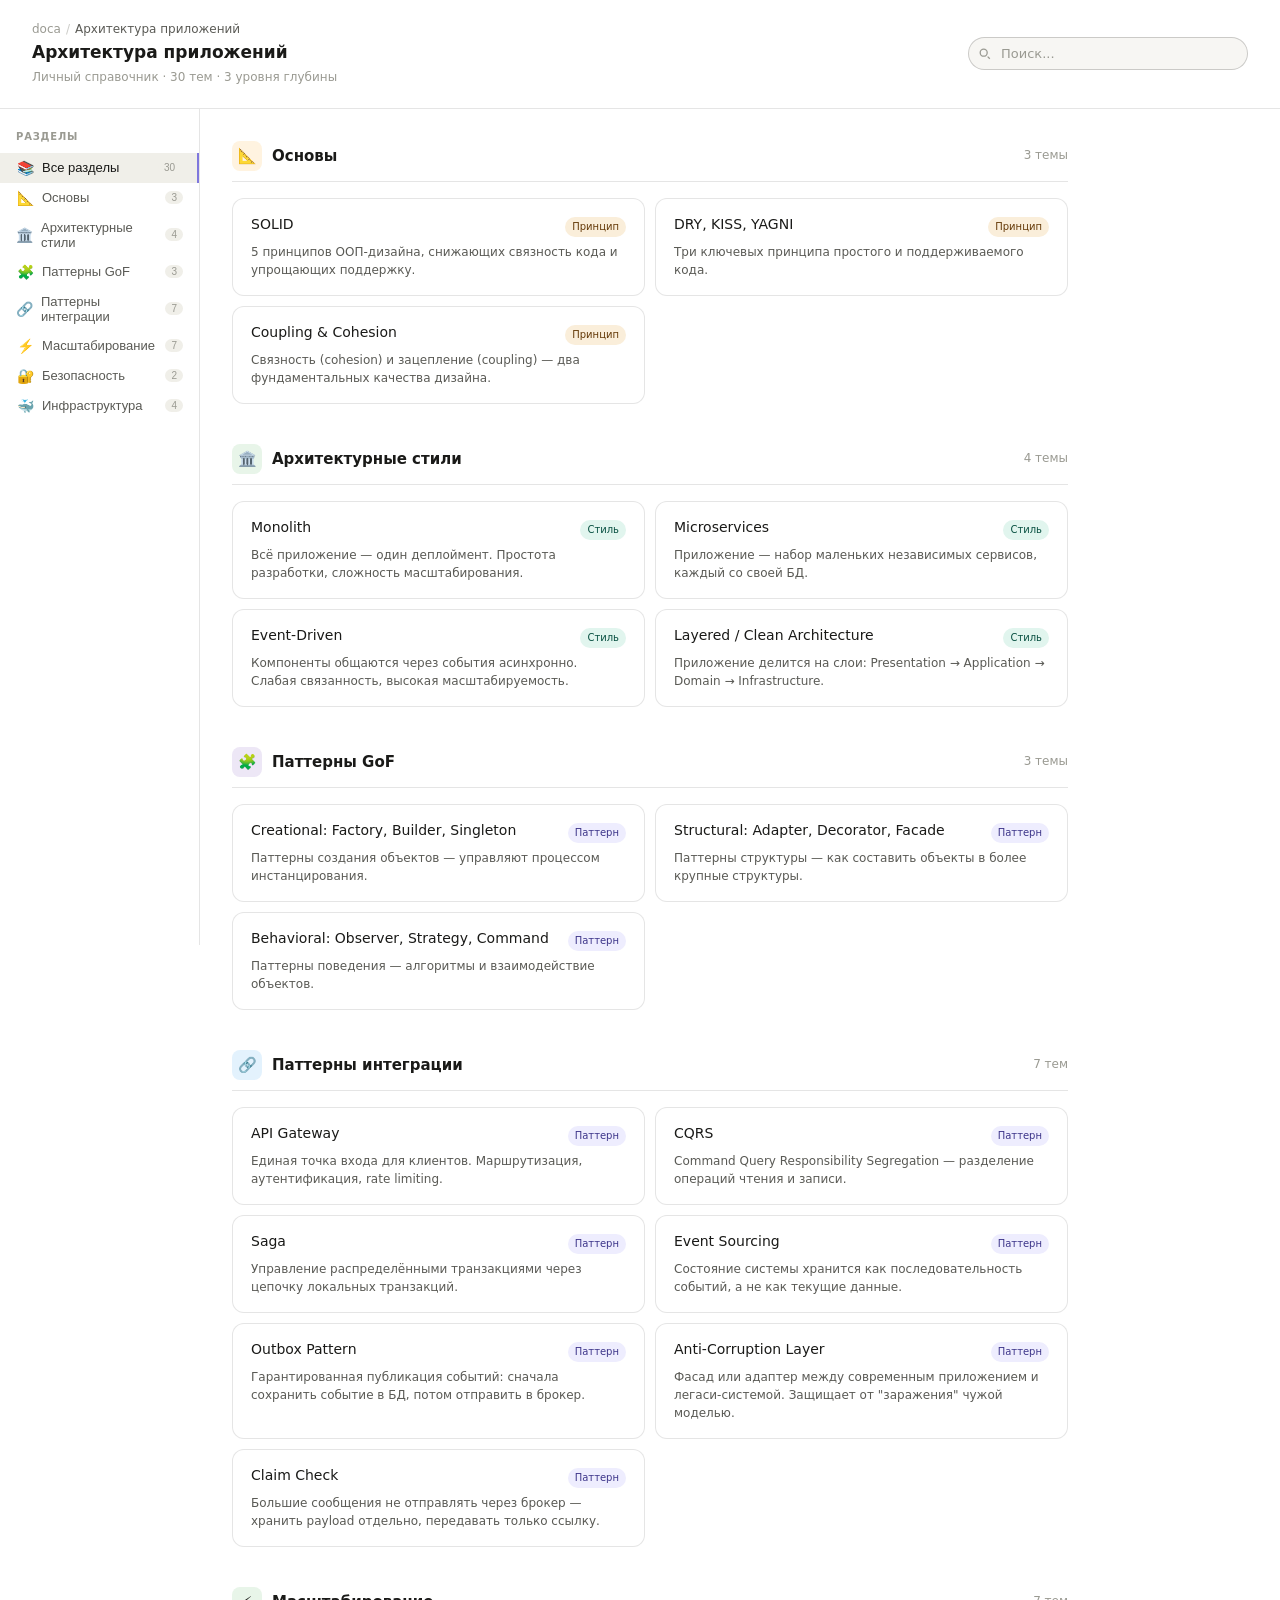
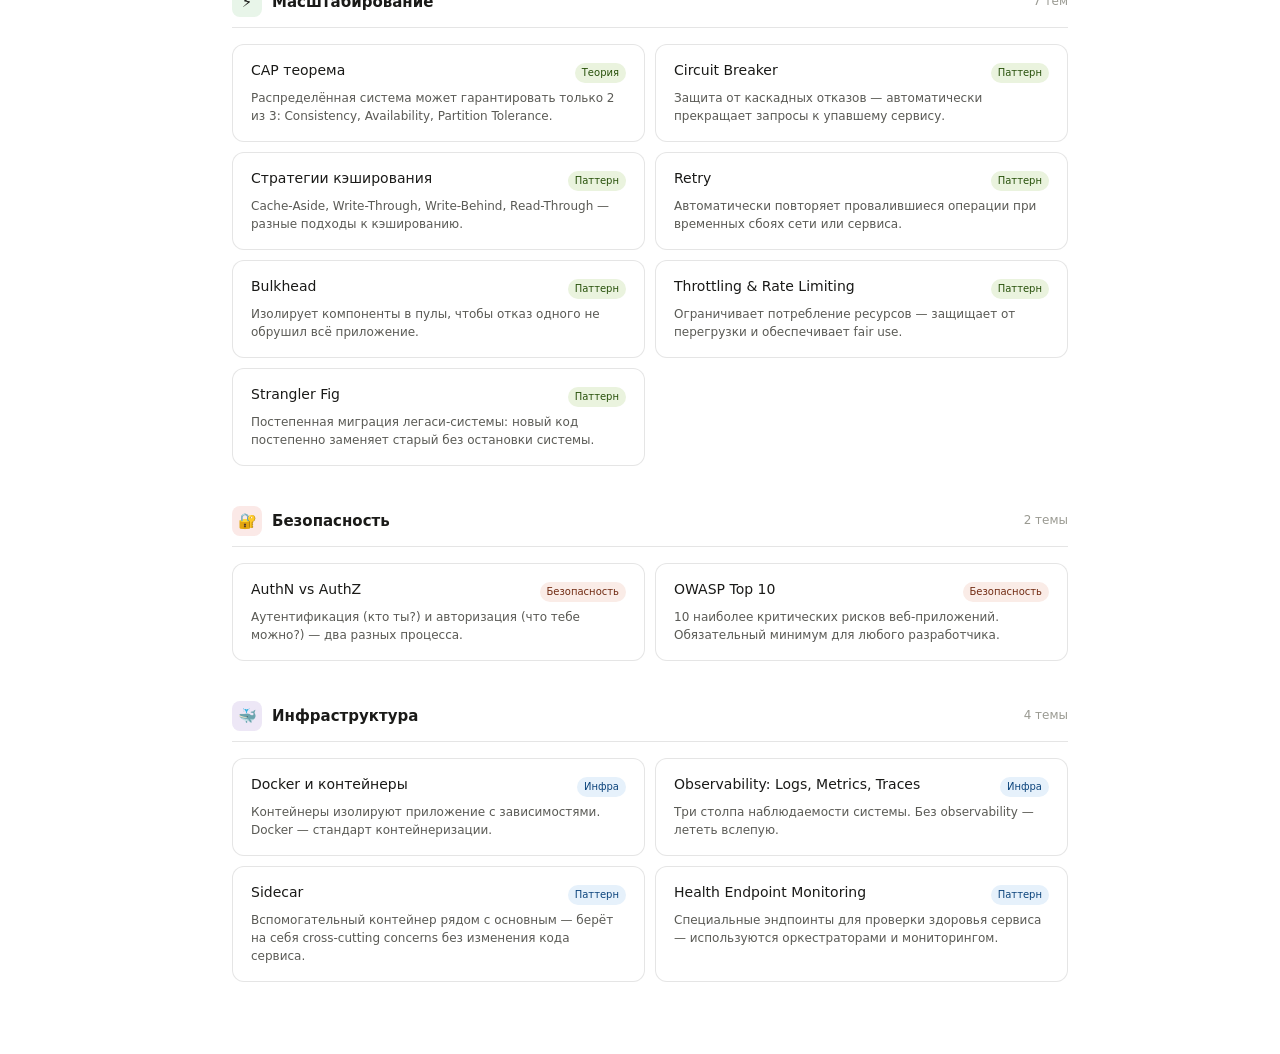
<file: architecture/index.html>
<!DOCTYPE html>
<html lang="ru">
<head>
<meta charset="UTF-8">
<meta name="viewport" content="width=device-width, initial-scale=1.0">
<title>Архитектура приложений — Справочник</title>
<link rel="stylesheet" href="../assets/style.css">
</head>
<body class="subject-architecture">

<header class="header">
  <div class="header-left">
    <nav class="breadcrumb" aria-label="Навигация">
      <a href="../">doca</a>
      <span class="sep">/</span>
      <span class="current">Архитектура приложений</span>
    </nav>
    <h1>Архитектура приложений</h1>
    <p>Личный справочник · 30 тем · 3 уровня глубины</p>
  </div>
  <div class="search-wrap">
    <svg viewBox="0 0 16 16" fill="none" stroke="currentColor" stroke-width="1.5" aria-hidden="true">
      <circle cx="6.5" cy="6.5" r="4"/>
      <path d="M11 11l2.5 2.5"/>
    </svg>
    <input type="text" id="search" placeholder="Поиск..." aria-label="Поиск по справочнику">
  </div>
</header>

<div class="layout">
  <nav class="sidebar" aria-label="Разделы справочника">
    <div class="sidebar-label">Разделы</div>
    <div id="sidebarNav"></div>
  </nav>
  <main class="main" id="mainContent"></main>
</div>

<script>window.SECTIONS = [];</script>
<script src="sections/basics.js"></script>
<script src="sections/styles.js"></script>
<script src="sections/patterns.js"></script>
<script src="sections/integration.js"></script>
<script src="sections/scale.js"></script>
<script src="sections/security.js"></script>
<script src="sections/infra.js"></script>
<script>window.DOCA_CONFIG = { allLabel: 'Все разделы', plural: ['тема','темы','тем'], defaultTag: 'tag-pattern', codeBlockClass: 'code-block' };</script>
<script src="../assets/app.js"></script>
</body>
</html>
</file>
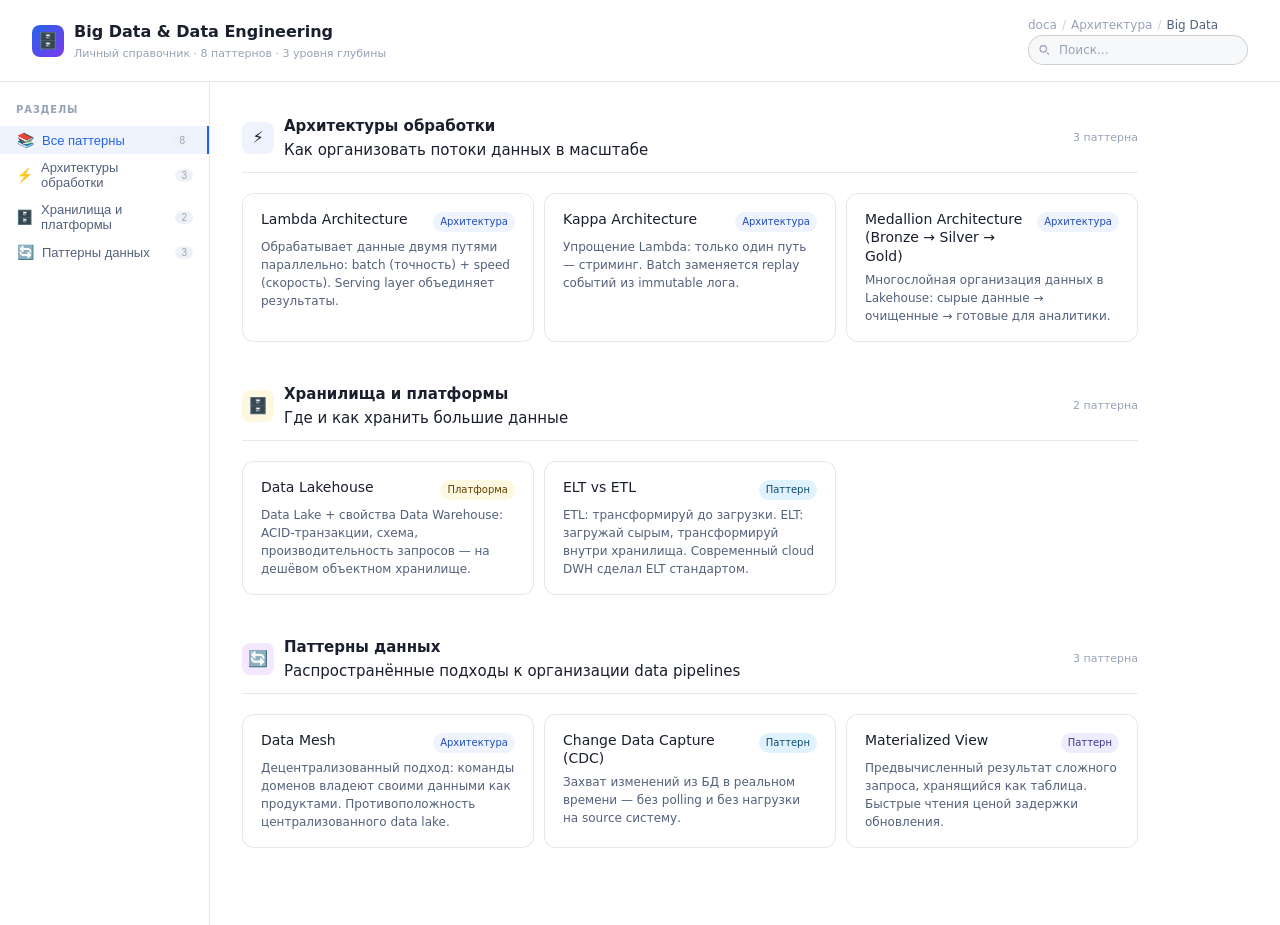
<file: big_data/index.html>
<!DOCTYPE html>
<html lang="ru">
<head>
<meta charset="UTF-8">
<meta name="viewport" content="width=device-width, initial-scale=1.0">
<title>Big Data & Data Engineering — Справочник</title>
<link rel="stylesheet" href="../assets/style.css">
</head>
<body class="subject-big_data">

<header class="header">
  <div class="header-brand">
    <div class="header-logo" style="background:linear-gradient(135deg,#2563eb,#7c3aed)">🗄️</div>
    <div class="header-titles">
      <h1>Big Data & Data Engineering</h1>
      <p>Личный справочник · 8 паттернов · 3 уровня глубины</p>
    </div>
  </div>
  <div class="header-nav">
    <div class="breadcrumb">
      <a href="../">doca</a>
      <span class="sep">/</span>
      <a href="../architecture/">Архитектура</a>
      <span class="sep">/</span>
      <span class="current">Big Data</span>
    </div>
    <div class="search-wrap">
      <svg viewBox="0 0 16 16" fill="none" stroke="currentColor" stroke-width="1.5" aria-hidden="true">
        <circle cx="6.5" cy="6.5" r="4"/><path d="M11 11l2.5 2.5"/>
      </svg>
      <input type="text" id="search" placeholder="Поиск..." aria-label="Поиск">
    </div>
  </div>
</header>

<div class="layout">
  <nav class="sidebar" aria-label="Разделы">
    <div class="sidebar-section">
      <div class="sidebar-label">Разделы</div>
      <div id="sidebarNav"></div>
    </div>
  </nav>
  <main class="main" id="mainContent"></main>
</div>

<script>window.SECTIONS = [];</script>
<script src="sections/processing.js"></script>
<script src="sections/storage.js"></script>
<script src="sections/patterns.js"></script>
<script>window.DOCA_CONFIG = { allLabel: 'Все паттерны', plural: ['паттерн','паттерна','паттернов'], defaultTag: 'tag-arch', codeBlockClass: 'diagram' };</script>
<script src="../assets/app.js"></script>
</body>
</html>
</file>
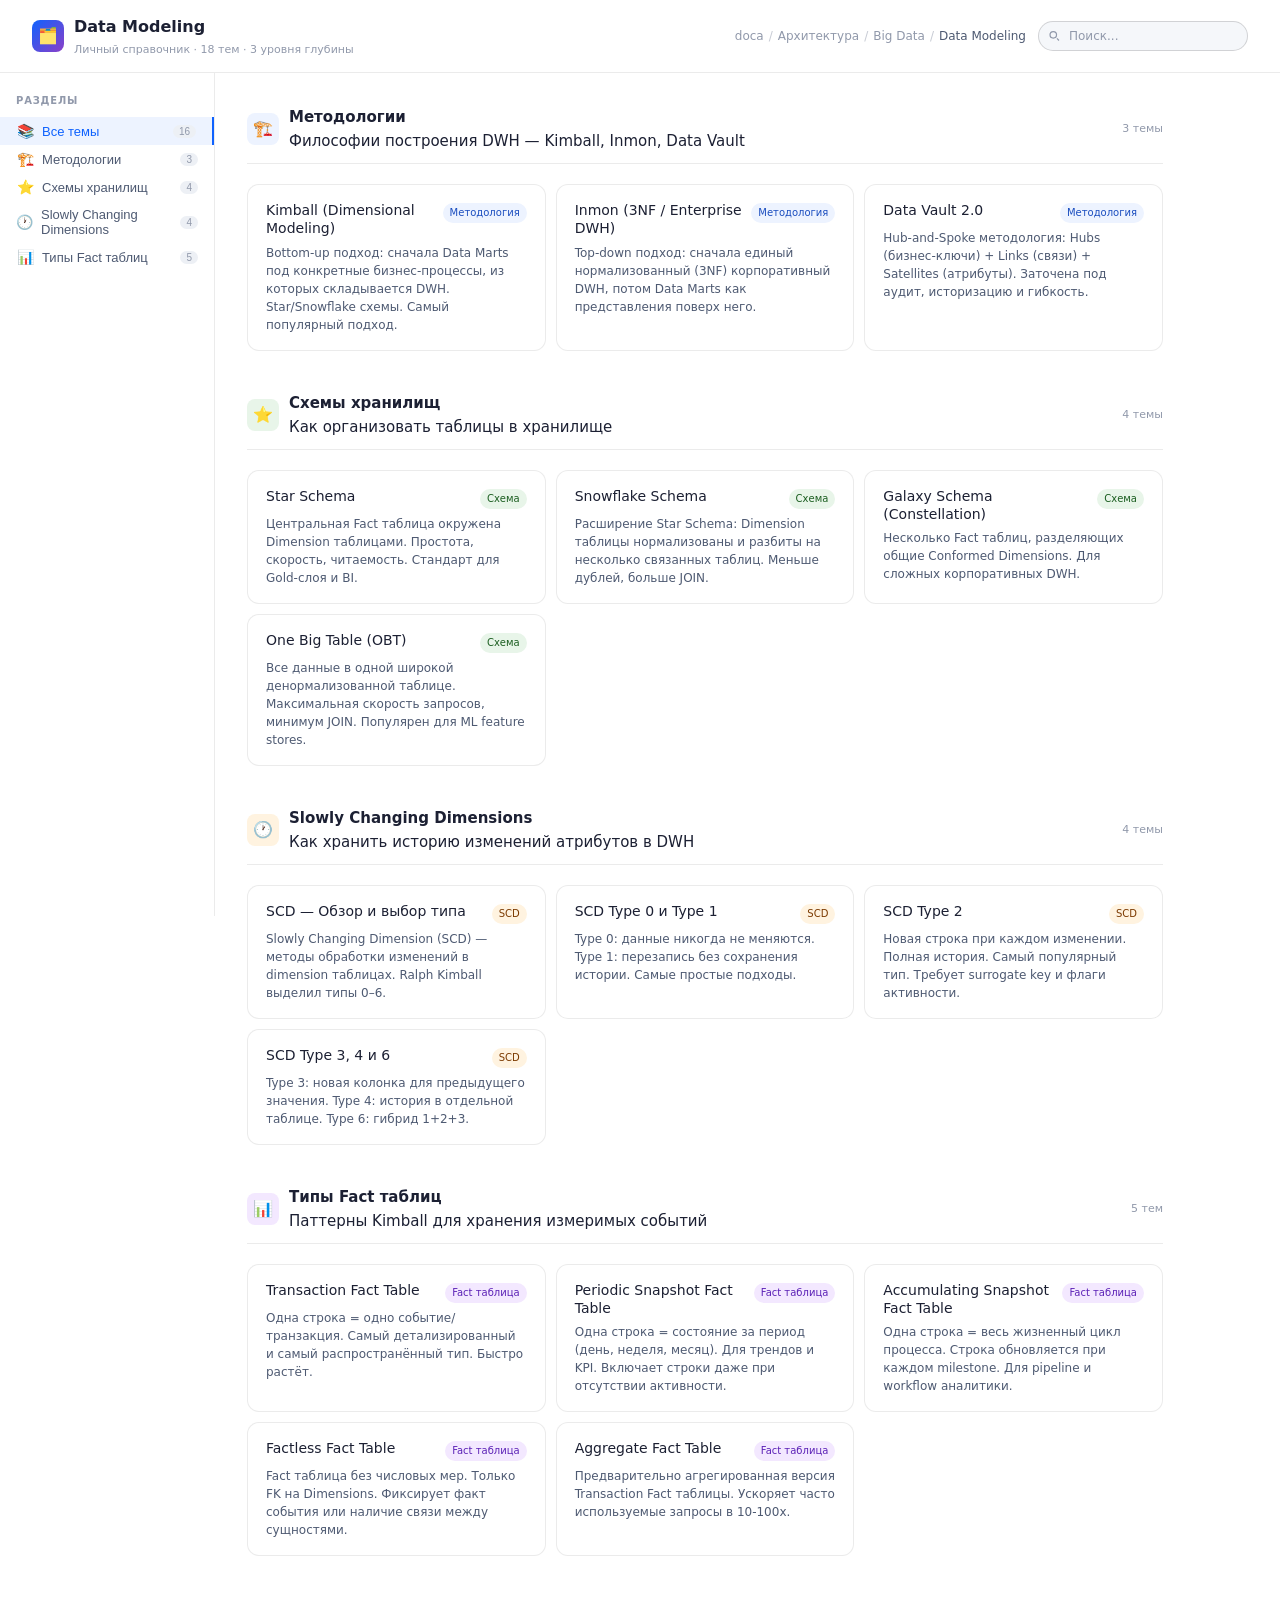
<file: data_modeling/index.html>
<!DOCTYPE html>
<html lang="ru">
<head>
<meta charset="UTF-8">
<meta name="viewport" content="width=device-width, initial-scale=1.0">
<title>Data Modeling — Справочник</title>
<link rel="stylesheet" href="../assets/style.css">
</head>
<body class="subject-data_modeling">

<header class="header">
  <div class="header-brand">
    <div class="header-logo" style="background:linear-gradient(135deg,#0f62fe,#8b3fc8)">🗂️</div>
    <div class="header-titles">
      <h1>Data Modeling</h1>
      <p>Личный справочник · 18 тем · 3 уровня глубины</p>
    </div>
  </div>
  <div class="header-right">
    <div class="breadcrumb">
      <a href="../">doca</a>
      <span class="sep">/</span>
      <a href="../architecture/">Архитектура</a>
      <span class="sep">/</span>
      <a href="../big_data/">Big Data</a>
      <span class="sep">/</span>
      <span class="current">Data Modeling</span>
    </div>
    <div class="search-wrap">
      <svg viewBox="0 0 16 16" fill="none" stroke="currentColor" stroke-width="1.5" aria-hidden="true"><circle cx="6.5" cy="6.5" r="4"/><path d="M11 11l2.5 2.5"/></svg>
      <input type="text" id="search" placeholder="Поиск..." aria-label="Поиск">
    </div>
  </div>
</header>

<div class="layout">
  <nav class="sidebar" aria-label="Разделы">
    <div class="sidebar-label">Разделы</div>
    <div id="sidebarNav"></div>
  </nav>
  <main class="main" id="mainContent"></main>
</div>

<script>window.SECTIONS = [];</script>
<script src="sections/methodologies.js"></script>
<script src="sections/schemas.js"></script>
<script src="sections/scd.js"></script>
<script src="sections/facts.js"></script>
<script>window.DOCA_CONFIG = { allLabel: 'Все темы', plural: ['тема','темы','тем'], defaultTag: 'tag-concept', codeBlockClass: 'diagram' };</script>
<script src="../assets/app.js"></script>
</body>
</html>
</file>
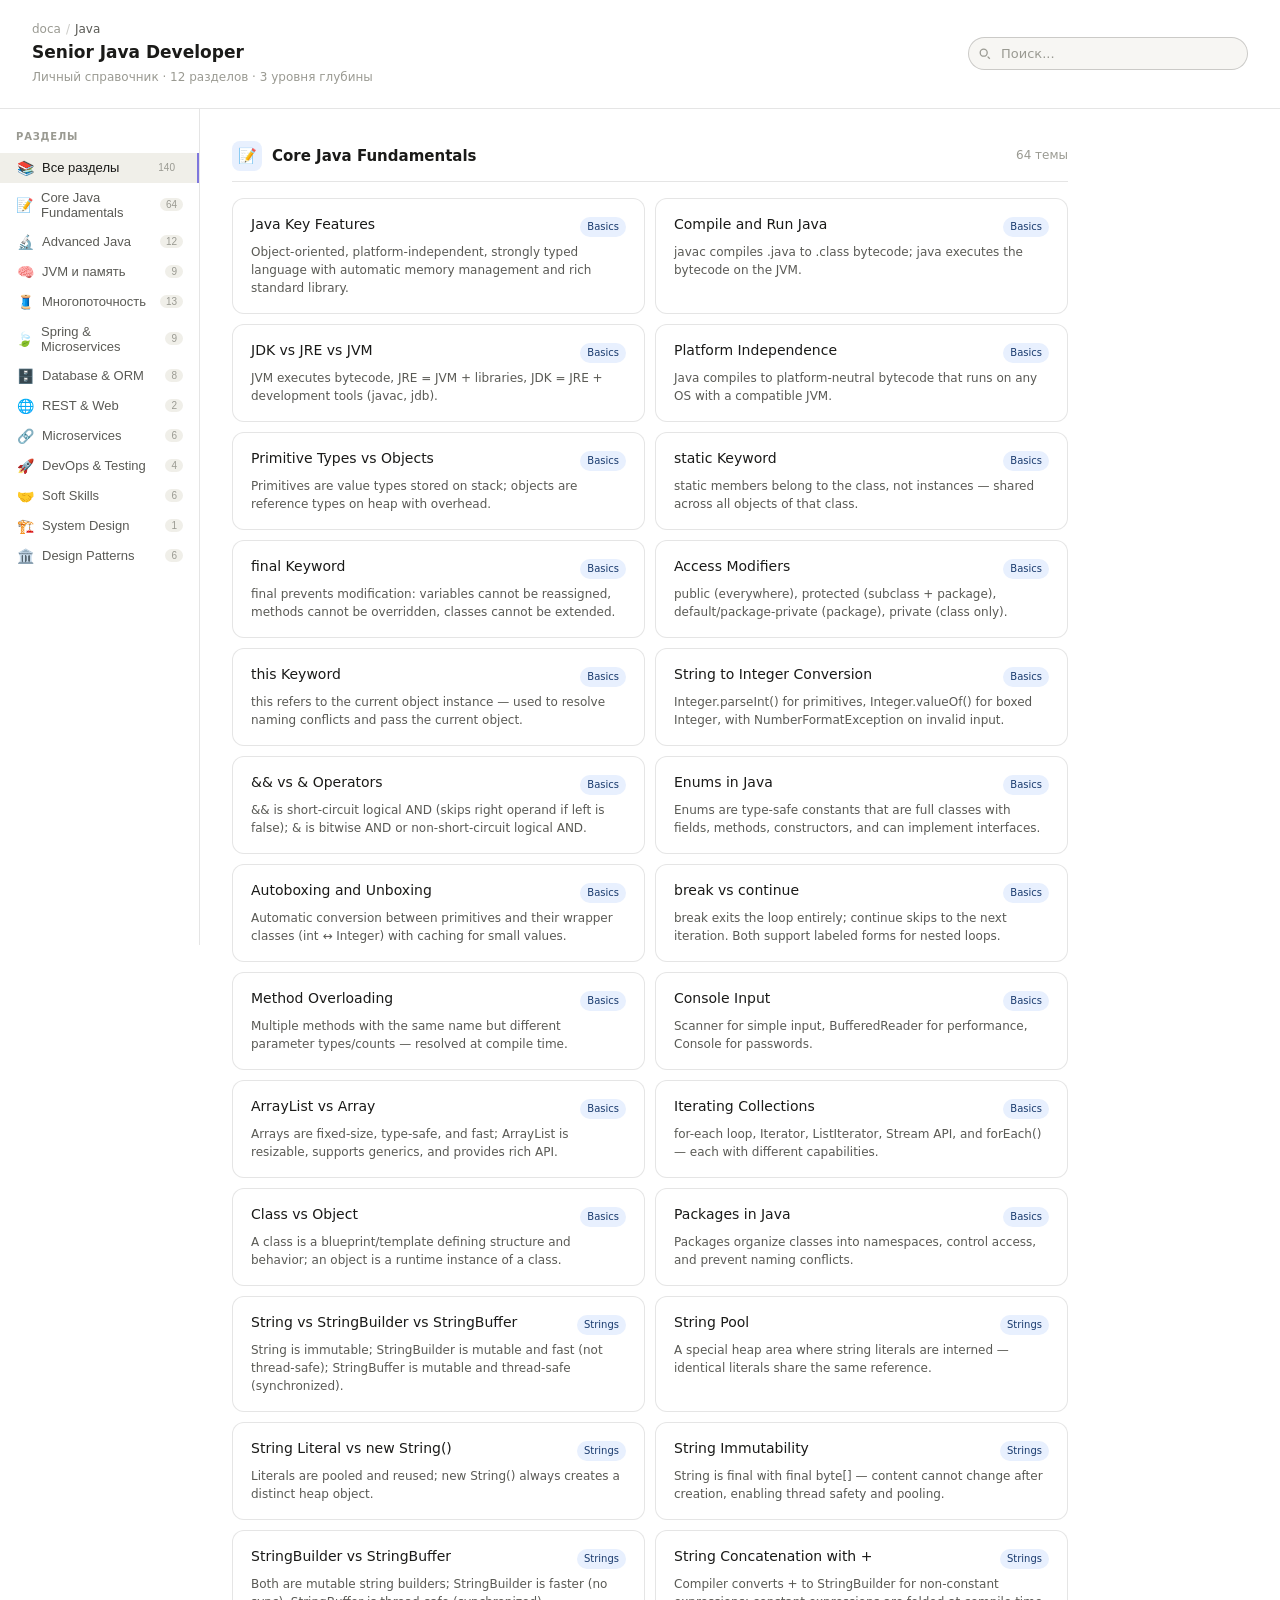
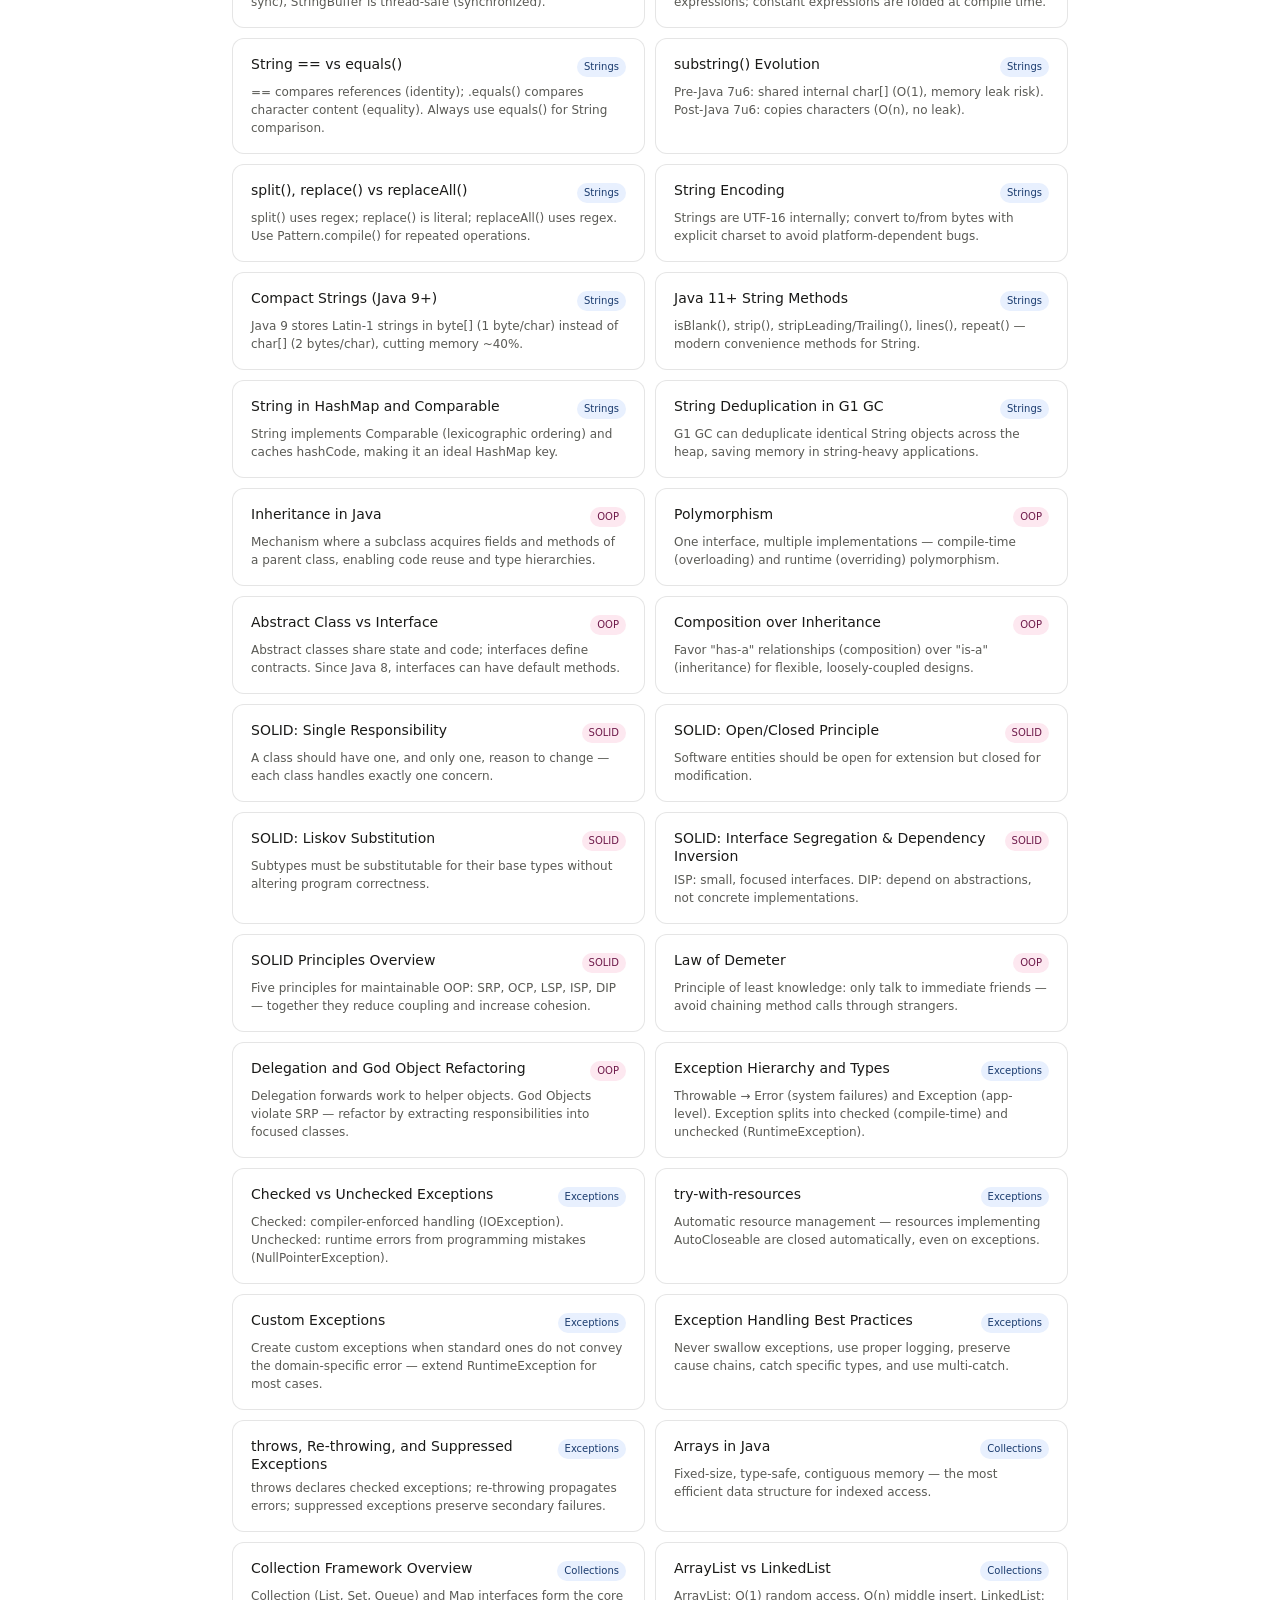
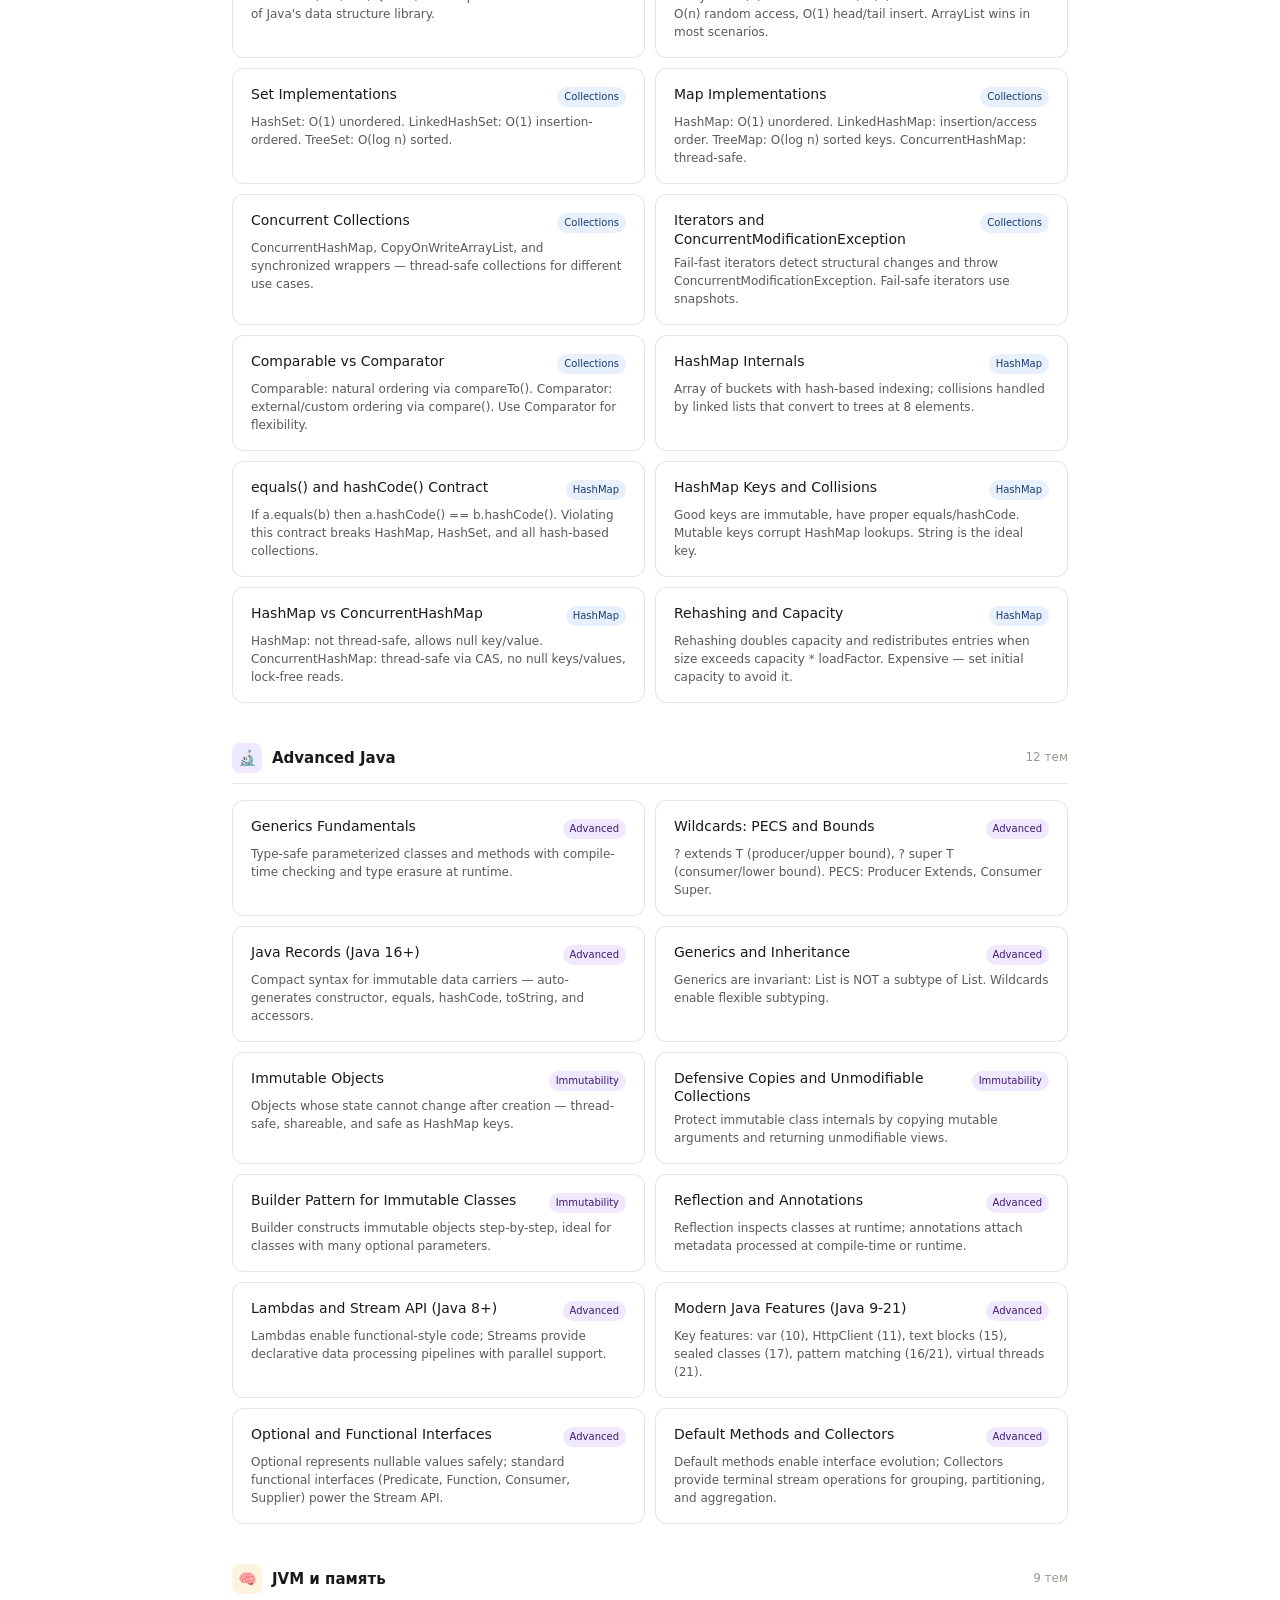
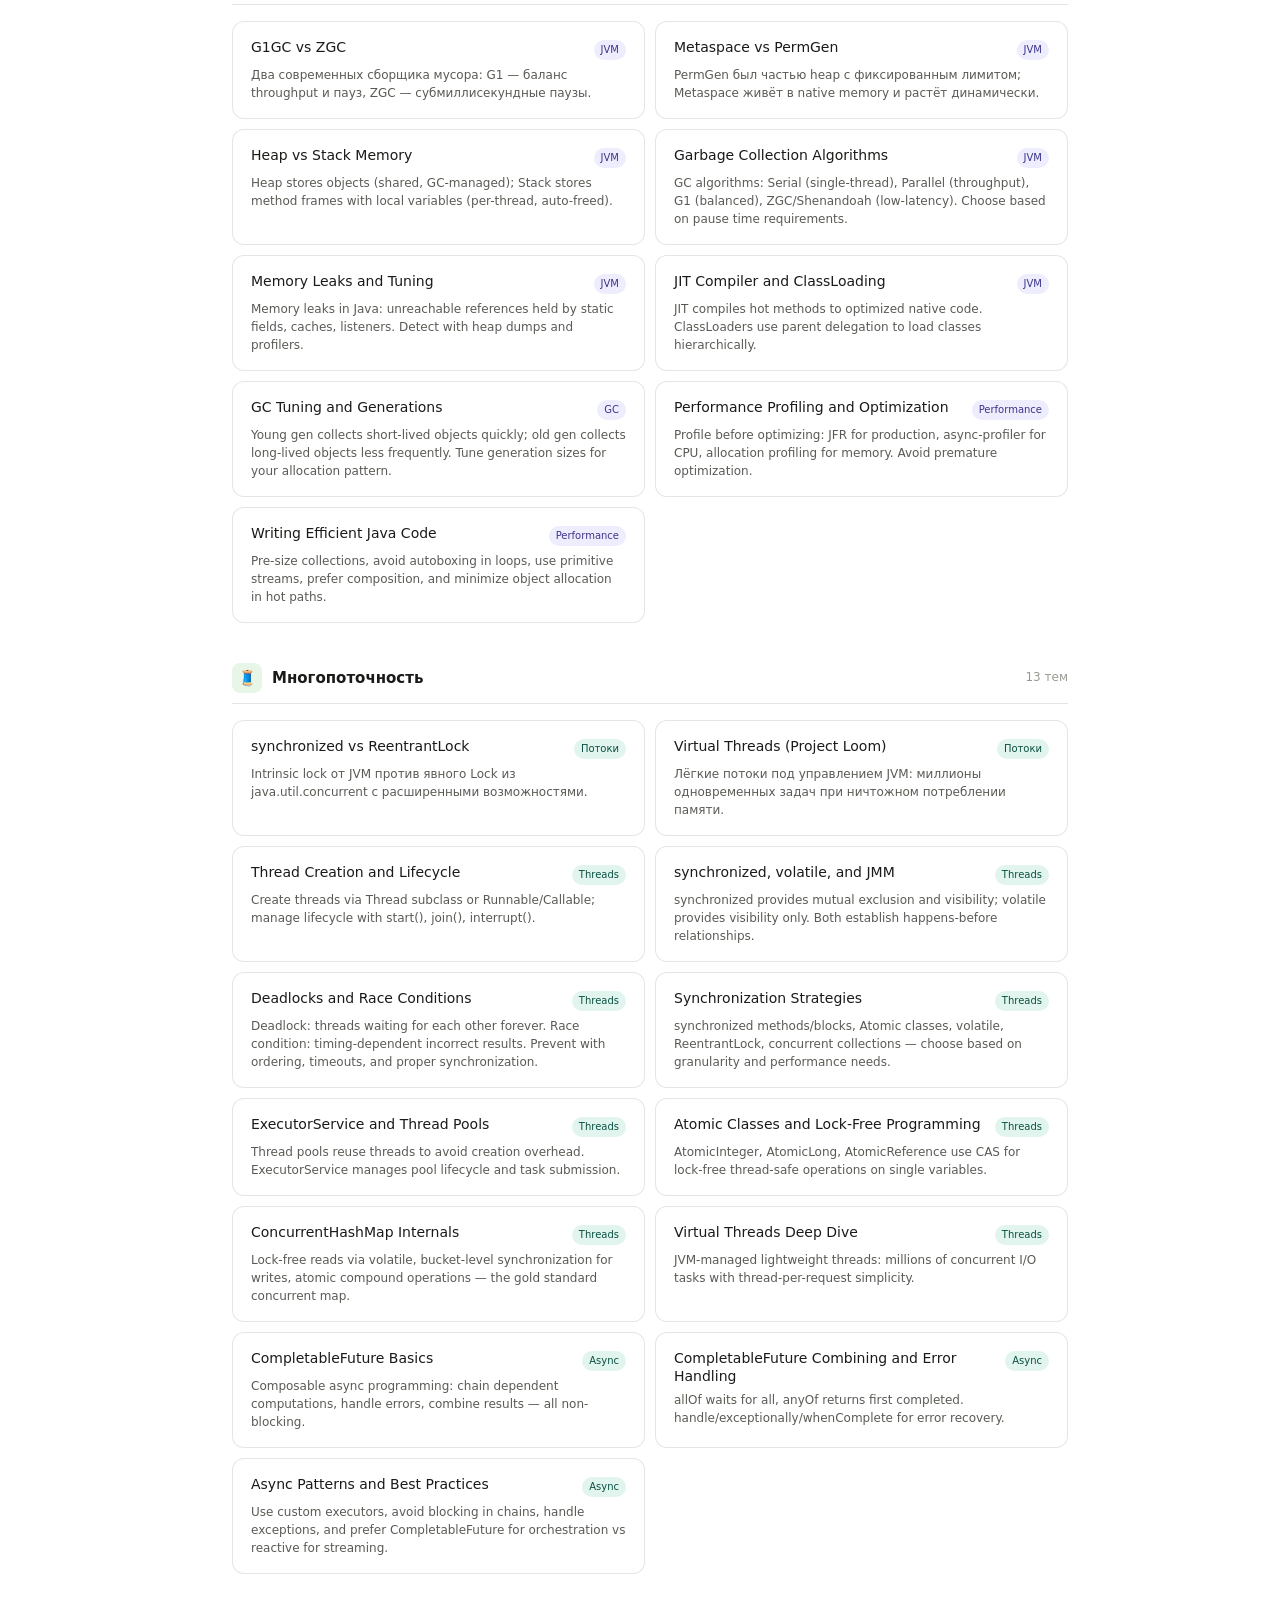
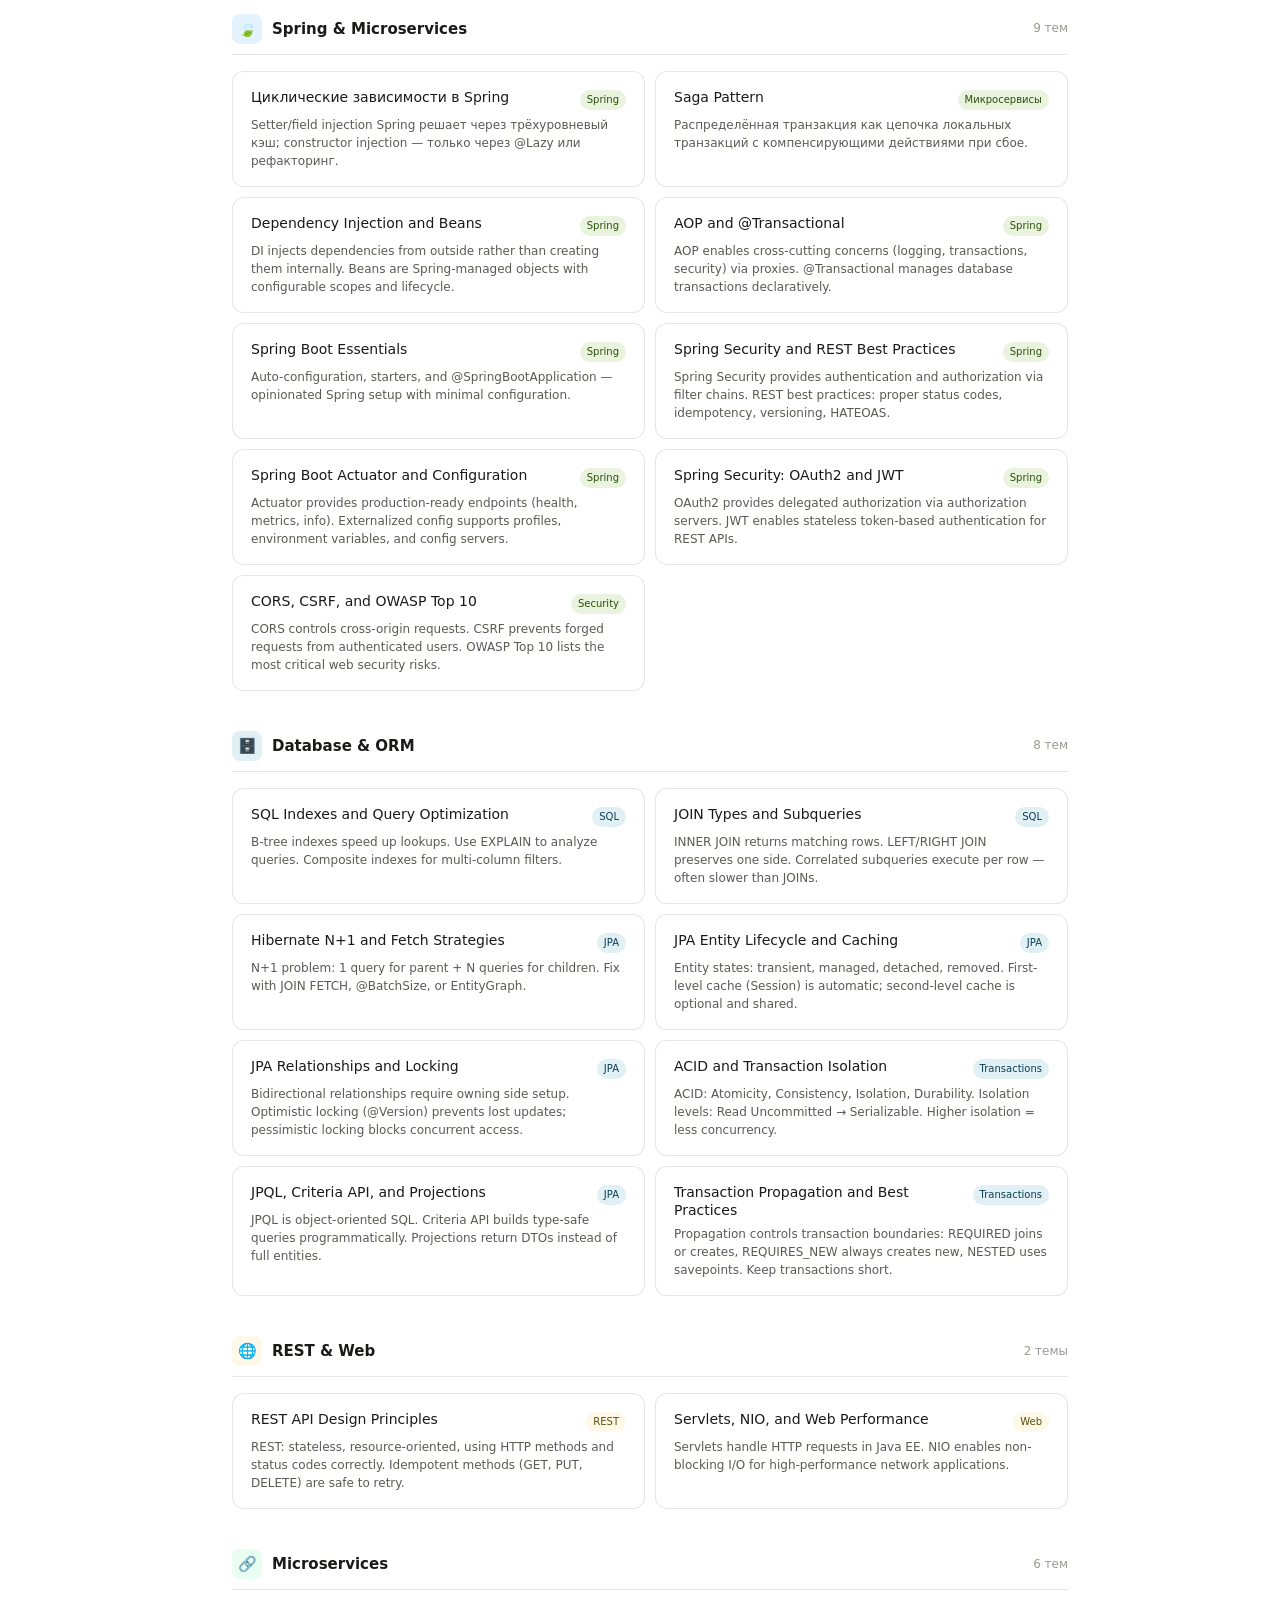
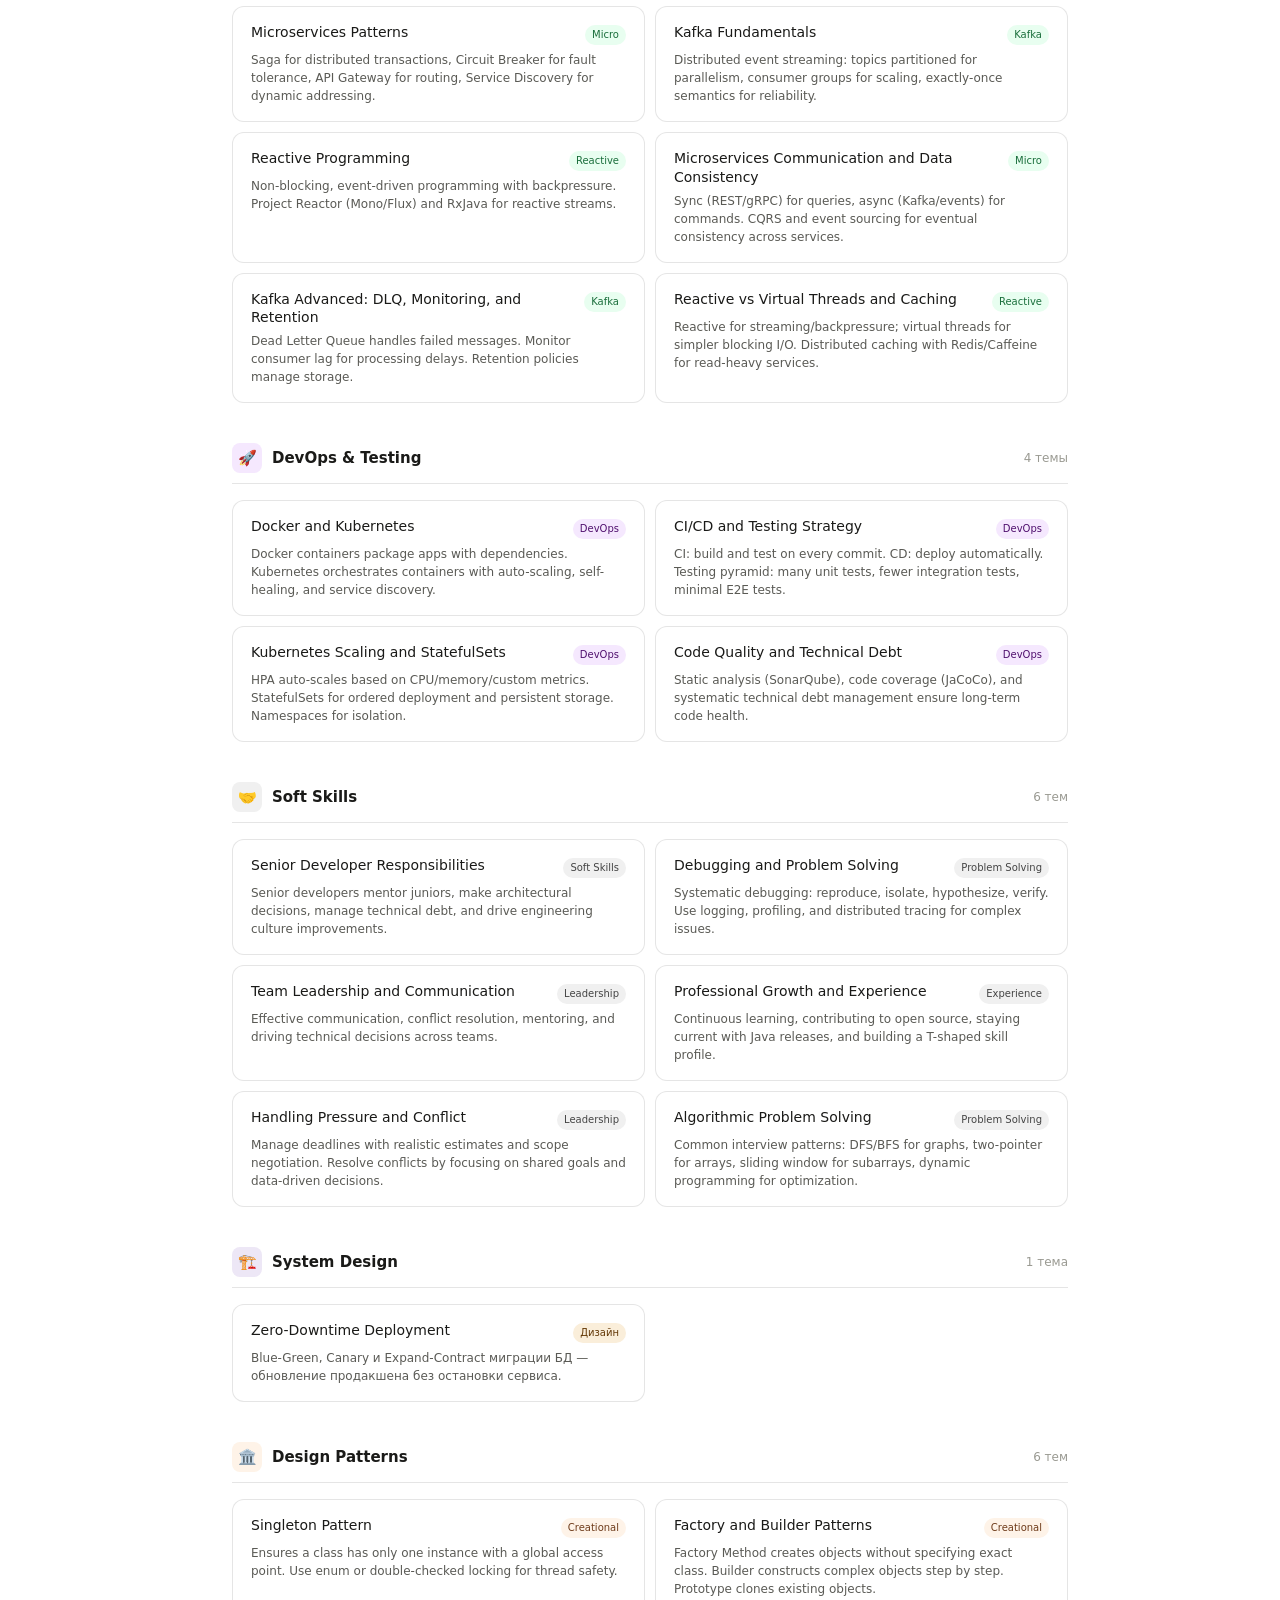
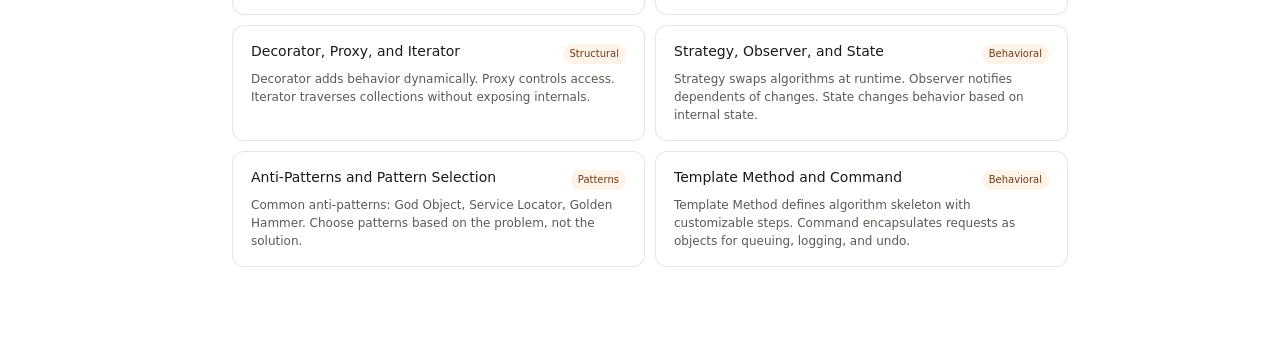
<file: java/index.html>
<!DOCTYPE html>
<html lang="ru">
<head>
<meta charset="UTF-8">
<meta name="viewport" content="width=device-width, initial-scale=1.0">
<title>Java — Справочник</title>
<link rel="stylesheet" href="../assets/style.css">
</head>
<body class="subject-java">

<header class="header">
  <div class="header-left">
    <nav class="breadcrumb" aria-label="Навигация">
      <a href="../">doca</a>
      <span class="sep">/</span>
      <span class="current">Java</span>
    </nav>
    <h1>Senior Java Developer</h1>
    <p>Личный справочник · 12 разделов · 3 уровня глубины</p>
  </div>
  <div class="search-wrap">
    <svg viewBox="0 0 16 16" fill="none" stroke="currentColor" stroke-width="1.5" aria-hidden="true">
      <circle cx="6.5" cy="6.5" r="4"/>
      <path d="M11 11l2.5 2.5"/>
    </svg>
    <input type="text" id="search" placeholder="Поиск..." aria-label="Поиск по справочнику">
  </div>
</header>

<div class="layout">
  <nav class="sidebar" aria-label="Разделы справочника">
    <div class="sidebar-label">Разделы</div>
    <div id="sidebarNav"></div>
  </nav>
  <main class="main" id="mainContent"></main>
</div>

<script>window.SECTIONS = [];</script>
<script src="sections/basics.js"></script>
<script src="sections/advanced.js"></script>
<script src="sections/jvm.js"></script>
<script src="sections/concurrency.js"></script>
<script src="sections/spring.js"></script>
<script src="sections/database.js"></script>
<script src="sections/rest.js"></script>
<script src="sections/microservices.js"></script>
<script src="sections/devops.js"></script>
<script src="sections/soft.js"></script>
<script src="sections/design.js"></script>
<script src="sections/patterns.js"></script>
<script>window.DOCA_CONFIG = { allLabel: 'Все разделы', plural: ['тема','темы','тем'], defaultTag: 'tag-jvm', codeBlockClass: 'code-block' };</script>
<script src="../assets/app.js"></script>
</body>
</html>
</file>
<file: assets/style.css>
/* Shared doca styles. Subject theming is switched by body.subject-*. */

*, *::before, *::after { box-sizing: border-box; margin: 0; padding: 0; }

:root {
  --bg: #ffffff;
  --bg-secondary: #f7f6f3;
  --bg-tertiary: #f0efe9;
  --text: #1a1a18;
  --text-secondary: #5a5a55;
  --text-tertiary: #9a9a92;
  --border: rgba(0,0,0,0.1);
  --border-med: rgba(0,0,0,0.18);
  --accent: #7f77dd;
  --accent-soft: #EEEDFE;
  --header-h: 64px;
  --radius: 8px;
  --radius-lg: 12px;
  --font: 'Inter', system-ui, -apple-system, sans-serif;
  --font-mono: 'JetBrains Mono', 'Fira Code', 'Courier New', monospace;
}

@media (prefers-color-scheme: dark) {
  :root {
    --bg: #1a1a18;
    --bg-secondary: #242420;
    --bg-tertiary: #2c2c28;
    --text: #f0efe9;
    --text-secondary: #a0a098;
    --text-tertiary: #606058;
    --border: rgba(255,255,255,0.1);
    --border-med: rgba(255,255,255,0.18);
    --accent: #7f77dd;
    --accent-soft: #26215C;
  }
}

/* data_modeling theme */
body.subject-data_modeling {
  --bg: #ffffff;
  --bg-secondary: #f5f7fa;
  --bg-tertiary: #edf0f5;
  --text: #1c2033;
  --text-secondary: #4e5a72;
  --text-tertiary: #9199ab;
  --border: rgba(0,0,0,0.08);
  --border-med: rgba(0,0,0,0.15);
  --accent: #0f62fe;
  --accent-soft: #edf3ff;
  --header-h: 57px;
}
@media (prefers-color-scheme: dark) {
  body.subject-data_modeling {
    --bg: #11131a;
    --bg-secondary: #181b25;
    --bg-tertiary: #1f2333;
    --text: #e4e8f0;
    --text-secondary: #8892a4;
    --text-tertiary: #434d60;
    --border: rgba(255,255,255,0.07);
    --border-med: rgba(255,255,255,0.14);
    --accent: #4d90fe;
    --accent-soft: #0a1a3d;
  }
}

/* big_data theme */
body.subject-big_data {
  --bg: #ffffff;
  --bg-secondary: #f6f8fa;
  --bg-tertiary: #eef2f6;
  --text: #1a1f2e;
  --text-secondary: #52617a;
  --text-tertiary: #96a3b6;
  --border: rgba(0,0,0,0.09);
  --border-med: rgba(0,0,0,0.16);
  --accent: #2563eb;
  --accent-soft: #EEF3FE;
  --header-h: 57px;
}
@media (prefers-color-scheme: dark) {
  body.subject-big_data {
    --bg: #0f1117;
    --bg-secondary: #161b27;
    --bg-tertiary: #1e2536;
    --text: #e8edf5;
    --text-secondary: #8a96aa;
    --text-tertiary: #4a5568;
    --border: rgba(255,255,255,0.08);
    --border-med: rgba(255,255,255,0.15);
    --accent: #4d8ff5;
    --accent-soft: #0d1e3d;
  }
}

body {
  font-family: var(--font);
  background: var(--bg);
  color: var(--text);
  font-size: 15px;
  line-height: 1.6;
  min-height: 100vh;
}

/* HEADER */
.header {
  border-bottom: 0.5px solid var(--border);
  display: flex;
  align-items: center;
  justify-content: space-between;
  flex-wrap: wrap;
  gap: 12px;
  position: sticky;
  top: 0;
  background: var(--bg);
  z-index: 100;
}
.header-left h1 { font-size: 17px; font-weight: 600; color: var(--text); }
.header-left p { font-size: 12px; color: var(--text-tertiary); margin-top: 2px; }

.header-brand { display: flex; align-items: center; gap: 10px; }
.header-logo {
  width: 32px; height: 32px;
  border-radius: var(--radius);
  display: flex; align-items: center; justify-content: center;
  font-size: 16px; flex-shrink: 0;
}
.header-titles h1 { font-size: 16px; font-weight: 600; }
.header-titles p { font-size: 11px; color: var(--text-tertiary); margin-top: 1px; }
.header-right { display: flex; align-items: center; gap: 12px; }

.breadcrumb {
  display: flex; align-items: center; gap: 5px;
  font-size: 12px; color: var(--text-tertiary);
}
.breadcrumb a {
  color: var(--text-tertiary); text-decoration: none;
  transition: color 0.15s;
}
.breadcrumb a:hover { color: var(--text-secondary); text-decoration: underline; }
.breadcrumb span.sep { color: var(--text-tertiary); opacity: 0.5; }
.breadcrumb span.current { color: var(--text-secondary); }

.search-wrap {
  position: relative;
  flex: 1;
  max-width: 280px;
}
.search-wrap svg {
  position: absolute;
  left: 10px;
  top: 50%;
  transform: translateY(-50%);
  width: 14px; height: 14px;
  color: var(--text-tertiary);
  pointer-events: none;
}
.search-wrap input {
  width: 100%;
  padding: 8px 12px 8px 32px;
  font-size: 13px;
  font-family: var(--font);
  border: 0.5px solid var(--border-med);
  border-radius: 20px;
  background: var(--bg-secondary);
  color: var(--text);
  outline: none;
  transition: border-color 0.15s;
}
.search-wrap input:focus { border-color: var(--accent); }
.search-wrap input::placeholder { color: var(--text-tertiary); }

/* LAYOUT */
.layout { display: flex; min-height: calc(100vh - var(--header-h)); }

/* SIDEBAR */
.sidebar {
  width: 200px;
  flex-shrink: 0;
  border-right: 0.5px solid var(--border);
  padding: 1.25rem 0;
  position: sticky;
  top: var(--header-h);
  height: calc(100vh - var(--header-h));
  overflow-y: auto;
}
.sidebar-label {
  font-size: 10px;
  font-weight: 600;
  letter-spacing: 0.08em;
  text-transform: uppercase;
  color: var(--text-tertiary);
  padding: 0 1rem 8px;
}
.nav-item {
  display: flex;
  align-items: center;
  gap: 8px;
  padding: 7px 1rem;
  font-size: 13px;
  color: var(--text-secondary);
  cursor: pointer;
  border-radius: 0;
  transition: all 0.12s;
  border: none;
  background: none;
  width: 100%;
  text-align: left;
}
.nav-item:hover { color: var(--text); background: var(--bg-secondary); }
.nav-item.active {
  color: var(--text);
  background: var(--bg-tertiary);
  font-weight: 500;
  border-right: 2px solid var(--accent);
}
.nav-item .icon { font-size: 14px; width: 18px; text-align: center; }
.nav-badge {
  margin-left: auto;
  font-size: 10px;
  color: var(--text-tertiary);
  background: var(--bg-tertiary);
  padding: 1px 6px;
  border-radius: 10px;
}

/* MAIN */
.main { flex: 1; padding: 2rem; max-width: 900px; }

/* SECTION */
.section-block { margin-bottom: 2.5rem; }
.section-header {
  display: flex;
  align-items: center;
  gap: 10px;
  margin-bottom: 1rem;
  padding-bottom: 10px;
  border-bottom: 0.5px solid var(--border);
}
.section-icon {
  width: 30px; height: 30px;
  border-radius: var(--radius);
  display: flex; align-items: center; justify-content: center;
  font-size: 15px; flex-shrink: 0;
}
.section-title { font-size: 15px; font-weight: 600; color: var(--text); }
.section-count { margin-left: auto; font-size: 12px; color: var(--text-tertiary); white-space: nowrap; }

.topics-grid {
  display: grid;
  grid-template-columns: repeat(auto-fill, minmax(300px, 1fr));
  gap: 10px;
}

/* CARD */
.topic-card {
  background: var(--bg);
  border: 0.5px solid var(--border);
  border-radius: var(--radius-lg);
  padding: 1rem 1.125rem;
  cursor: pointer;
  transition: border-color 0.15s, box-shadow 0.15s;
}
.topic-card:hover { border-color: var(--border-med); }
.topic-card.expanded { border-color: var(--accent); }

.card-top { display: flex; align-items: flex-start; justify-content: space-between; gap: 8px; }
.card-name { font-size: 14px; font-weight: 500; color: var(--text); line-height: 1.3; }
.card-tag {
  font-size: 10px; padding: 2px 7px;
  border-radius: 10px; flex-shrink: 0; margin-top: 2px; font-weight: 500;
}

.tag-jvm      { background: #EEEDFE; color: #3C3489; }
.tag-threads  { background: #E1F5EE; color: #085041; }
.tag-spring   { background: #EAF3DE; color: #27500A; }
.tag-design   { background: #FAEEDA; color: #633806; }
.tag-basics   { background: #E8F0FE; color: #1A3B6E; }
.tag-oop      { background: #FDE8F0; color: #6E1A4A; }
.tag-advanced { background: #F0E8FE; color: #3B1A6E; }
.tag-patterns { background: #FEF3E8; color: #6E3B1A; }
.tag-database { background: #E1F0F5; color: #0A3D50; }
.tag-rest     { background: #FEF8E8; color: #5A4E0A; }
.tag-micro    { background: #E8FEF0; color: #1A6E3B; }
.tag-devops   { background: #F5E8FE; color: #50106E; }
.tag-soft     { background: #F0F0F0; color: #444444; }

.tag-pattern  { background: #EEEDFE; color: #3C3489; }
.tag-style    { background: #E1F5EE; color: #085041; }
.tag-principle{ background: #FAEEDA; color: #633806; }
.tag-infra    { background: #E6F1FB; color: #0C447C; }
.tag-security { background: #FAECE7; color: #712B13; }
.tag-scale    { background: #EAF3DE; color: #27500A; }

.tag-method   { background:#EDF3FF; color:#1a4dbf; }
.tag-schema   { background:#E8F5E9; color:#1b5e20; }
.tag-scd      { background:#FFF3E0; color:#7c3a00; }
.tag-fact     { background:#F3E8FF; color:#5b21b6; }
.tag-concept  { background:#FEE2E2; color:#991b1b; }

.tag-arch     { background:#EEF3FE; color:#1e4db7; }
.tag-process  { background:#E8F5E9; color:#1b5e20; }
.tag-storage  { background:#FFF8E1; color:#5d3f00; }
.tag-pipeline { background:#E0F2FE; color:#0c4a6e; }

@media (prefers-color-scheme: dark) {
  .tag-jvm     { background: #26215C; color: #CECBF6; }
  .tag-threads { background: #04342C; color: #9FE1CB; }
  .tag-spring  { background: #173404; color: #C0DD97; }
  .tag-design  { background: #412402; color: #FAC775; }
  .tag-basics  { background: #0D1F3A; color: #8BB4F0; }
  .tag-oop     { background: #3A0D24; color: #F08BB4; }
  .tag-advanced{ background: #1F0D3A; color: #B48BF0; }
  .tag-patterns{ background: #3A1F0D; color: #F0B48B; }
  .tag-database{ background: #0D2A3A; color: #8BD4F0; }
  .tag-rest    { background: #3A350D; color: #F0E88B; }
  .tag-micro   { background: #0D3A1F; color: #8BF0B4; }
  .tag-devops  { background: #2A0D3A; color: #D48BF0; }
  .tag-soft    { background: #2A2A2A; color: #BBBBBB; }

  .tag-pattern  { background: #26215C; color: #CECBF6; }
  .tag-style    { background: #04342C; color: #9FE1CB; }
  .tag-principle{ background: #412402; color: #FAC775; }
  .tag-infra    { background: #042C53; color: #B5D4F4; }
  .tag-security { background: #4A1B0C; color: #F5C4B3; }
  .tag-scale    { background: #173404; color: #C0DD97; }

  .tag-method   { background:#0a1a3d; color:#7aadfa; }
  .tag-schema   { background:#052e16; color:#86efac; }
  .tag-scd      { background:#2d1600; color:#fbbf24; }
  .tag-fact     { background:#2e1065; color:#c4b5fd; }
  .tag-concept  { background:#450a0a; color:#fca5a5; }

  .tag-arch     { background:#0d1e3d; color:#7aadfa; }
  .tag-process  { background:#052e16; color:#86efac; }
  .tag-storage  { background:#2d1f00; color:#fcd34d; }
  .tag-pipeline { background:#082f49; color:#7dd3fc; }
}

.card-summary { font-size: 12px; color: var(--text-secondary); margin-top: 6px; line-height: 1.5; }

.card-details {
  display: none;
  margin-top: 12px;
  border-top: 0.5px solid var(--border);
  padding-top: 12px;
}
.topic-card.expanded .card-details { display: block; }

/* LEVELS */
.levels { display: flex; gap: 5px; margin-bottom: 12px; flex-wrap: wrap; }
.level-btn {
  font-size: 11px; padding: 4px 10px;
  border: 0.5px solid var(--border);
  border-radius: 20px;
  background: transparent;
  color: var(--text-secondary);
  cursor: pointer;
  font-family: var(--font);
  transition: all 0.12s;
}
.level-btn:hover { border-color: var(--border-med); color: var(--text); }
.level-btn.lv1 { background: #FAEEDA; color: #633806; border-color: #FAC775; }
.level-btn.lv2 { background: #FAECE7; color: #712B13; border-color: #F0997B; }
.level-btn.lv3 { background: #FCEBEB; color: #791F1F; border-color: #F09595; }
@media (prefers-color-scheme: dark) {
  .level-btn.lv1 { background: #412402; color: #FAC775; border-color: #633806; }
  .level-btn.lv2 { background: #4A1B0C; color: #F5C4B3; border-color: #712B13; }
  .level-btn.lv3 { background: #501313; color: #F7C1C1; border-color: #791F1F; }
}

.level-content { font-size: 13px; color: var(--text); line-height: 1.65; }

.tradeoffs {
  margin-top: 10px; padding: 8px 10px;
  background: var(--bg-secondary);
  border-radius: var(--radius);
  font-size: 12px;
  color: var(--text-secondary);
}
.tradeoffs-label {
  font-size: 10px; font-weight: 600;
  text-transform: uppercase; letter-spacing: 0.06em;
  color: var(--text-tertiary); margin-bottom: 4px;
}

.code-block {
  margin-top: 10px;
  background: var(--bg-secondary);
  border-radius: var(--radius);
  padding: 10px 12px;
  font-family: var(--font-mono);
  font-size: 11.5px;
  color: var(--text);
  line-height: 1.65;
  white-space: pre;
  overflow-x: auto;
  border: 0.5px solid var(--border);
}

.diagram {
  margin-top: 10px;
  background: var(--bg-secondary);
  border-radius: var(--radius);
  padding: 10px 12px;
  font-family: var(--font-mono);
  font-size: 11px;
  color: var(--text);
  line-height: 1.75;
  white-space: pre;
  overflow-x: auto;
  border: 0.5px solid var(--border);
}

.tools-row { display: flex; flex-wrap: wrap; gap: 5px; margin-top: 8px; }
.tool-chip {
  font-size: 11px; padding: 3px 8px;
  background: var(--bg-tertiary); border: 0.5px solid var(--border);
  border-radius: var(--radius); color: var(--text-secondary);
  font-family: var(--font-mono);
}

.scd-types { display: grid; grid-template-columns: auto 1fr; gap: 4px 10px; margin-top: 8px; }
.scd-badge {
  display: inline-flex; align-items: center; justify-content: center;
  width: 36px; height: 22px; border-radius: 4px;
  font-size: 10px; font-weight: 700; font-family: var(--font-mono);
  background: var(--bg-tertiary); color: var(--text-secondary);
  border: 0.5px solid var(--border);
}
.scd-desc { font-size: 12px; color: var(--text-secondary); align-self: center; }

.questions { margin-top: 10px; }
.questions-label {
  font-size: 10px; font-weight: 600;
  text-transform: uppercase; letter-spacing: 0.06em;
  color: var(--text-tertiary); margin-bottom: 6px;
}
.q-item {
  font-size: 12px; color: var(--text-secondary);
  padding: 5px 0;
  border-bottom: 0.5px solid var(--border);
  line-height: 1.45;
  display: flex; gap: 6px;
}
.q-item:last-child { border-bottom: none; }
.q-arrow { color: var(--text-tertiary); flex-shrink: 0; }

.links-row { display: flex; flex-wrap: wrap; gap: 6px; margin-top: 10px; }
.ext-link {
  font-size: 11px; padding: 4px 10px;
  border: 0.5px solid var(--border);
  border-radius: var(--radius);
  color: #185FA5;
  text-decoration: none;
  background: var(--bg);
  transition: background 0.12s;
}
.ext-link:hover { background: var(--bg-secondary); }
@media (prefers-color-scheme: dark) { .ext-link { color: #85B7EB; } }

.compare-table { width: 100%; border-collapse: collapse; margin-top: 10px; font-size: 11.5px; }
.compare-table th { background: var(--bg-tertiary); color: var(--text-secondary); font-weight: 600; padding: 6px 8px; text-align: left; border: 0.5px solid var(--border); font-size: 11px; }
.compare-table td { padding: 6px 8px; border: 0.5px solid var(--border); color: var(--text-secondary); vertical-align: top; line-height: 1.4; }
.compare-table tr:hover td { background: var(--bg-secondary); }

.no-results {
  text-align: center; padding: 3rem;
  color: var(--text-tertiary); font-size: 14px;
}

/* RESPONSIVE */
@media (max-width: 640px) {
  .sidebar { display: none; }
  .main { padding: 1rem; }
  .topics-grid { grid-template-columns: 1fr; }
}

/* ---------- java + architecture layout ---------- */
body.subject-java .header,
body.subject-architecture .header { padding: 1.25rem 2rem; backdrop-filter: blur(8px); }
body.subject-java .main,
body.subject-architecture .main { max-width: 900px; }
body.subject-java .nav-item.active,
body.subject-architecture .nav-item.active { color: var(--text); background: var(--bg-tertiary); }
body.subject-java .topic-card.expanded,
body.subject-architecture .topic-card.expanded { border-color: #7f77dd; }
body.subject-java .search-wrap input:focus,
body.subject-architecture .search-wrap input:focus { border-color: #7f77dd; }
body.subject-java .ext-link,
body.subject-architecture .ext-link { color: #185FA5; }
@media (prefers-color-scheme: dark) {
  body.subject-java .ext-link,
  body.subject-architecture .ext-link { color: #85B7EB; }
}
@media (max-width: 640px) {
  body.subject-java .header,
  body.subject-architecture .header { padding: 1rem; }
}

/* ---------- data_modeling layout ---------- */
body.subject-data_modeling .header { padding: 0.875rem 2rem; }
body.subject-data_modeling .main { max-width: 980px; }
body.subject-data_modeling .sidebar { width: 215px; }
body.subject-data_modeling .nav-item { padding: 6px 1rem; }
body.subject-data_modeling .nav-item.active { color: var(--accent); background: var(--accent-soft); }
body.subject-data_modeling .section-header { margin-bottom: 1.25rem; }
body.subject-data_modeling .section-icon { width: 32px; height: 32px; font-size: 16px; }
body.subject-data_modeling .section-count { font-size: 11px; }
body.subject-data_modeling .topics-grid { grid-template-columns: repeat(auto-fill, minmax(295px, 1fr)); }
body.subject-data_modeling .tradeoffs { padding: 10px 12px; border-left: 2px solid var(--border-med); }
body.subject-data_modeling .level-btn.lv1 { background:#FFF8E1; color:#92400e; border-color:#fbbf24; }
body.subject-data_modeling .level-btn.lv2 { background:#FEF3C7; color:#78350f; border-color:#f59e0b; }
body.subject-data_modeling .level-btn.lv3 { background:#FEE2E2; color:#7f1d1d; border-color:#f87171; }
@media (prefers-color-scheme: dark) {
  body.subject-data_modeling .level-btn.lv1 { background:#2d1f00; color:#fcd34d; border-color:#92400e; }
  body.subject-data_modeling .level-btn.lv2 { background:#3b1f00; color:#fbbf24; border-color:#78350f; }
  body.subject-data_modeling .level-btn.lv3 { background:#450a0a; color:#fca5a5; border-color:#7f1d1d; }
}
body.subject-data_modeling .ext-link { color: var(--accent); }
body.subject-data_modeling .search-wrap { flex: none; }
body.subject-data_modeling .search-wrap svg { width: 13px; height: 13px; }
body.subject-data_modeling .search-wrap input {
  width: 210px; padding: 7px 12px 7px 30px; font-size: 12px;
  transition: border-color 0.15s, width 0.2s;
}
body.subject-data_modeling .search-wrap input:focus { width: 250px; }
@media (max-width: 640px) {
  body.subject-data_modeling .header { padding: 0.875rem 1rem; }
  body.subject-data_modeling .search-wrap input { width: 150px; }
  body.subject-data_modeling .search-wrap input:focus { width: 150px; }
}

/* ---------- big_data layout ---------- */
body.subject-big_data .header { padding: 1rem 2rem; }
body.subject-big_data .main { max-width: 960px; }
body.subject-big_data .sidebar { width: 210px; }
body.subject-big_data .nav-item { padding: 6px 1rem; }
body.subject-big_data .nav-item.active { color: var(--accent); background: var(--accent-soft); }
body.subject-big_data .section-block { scroll-margin-top: 80px; }
body.subject-big_data .section-header { margin-bottom: 1.25rem; }
body.subject-big_data .section-icon { width: 32px; height: 32px; font-size: 16px; }
body.subject-big_data .section-count { font-size: 11px; }
body.subject-big_data .topics-grid { grid-template-columns: repeat(auto-fill, minmax(290px, 1fr)); }
body.subject-big_data .tradeoffs { padding: 10px 12px; border-left: 2px solid var(--border-med); }
body.subject-big_data .level-btn.lv1 { background:#FFF8E1; color:#92400e; border-color:#fbbf24; }
body.subject-big_data .level-btn.lv2 { background:#FEF3C7; color:#78350f; border-color:#f59e0b; }
body.subject-big_data .level-btn.lv3 { background:#FEE2E2; color:#7f1d1d; border-color:#f87171; }
@media (prefers-color-scheme: dark) {
  body.subject-big_data .level-btn.lv1 { background:#2d1f00; color:#fcd34d; border-color:#92400e; }
  body.subject-big_data .level-btn.lv2 { background:#3b1f00; color:#fbbf24; border-color:#78350f; }
  body.subject-big_data .level-btn.lv3 { background:#450a0a; color:#fca5a5; border-color:#7f1d1d; }
}
body.subject-big_data .ext-link { color: var(--accent); }
body.subject-big_data .diagram { padding: 12px 14px; font-size: 11px; color: var(--text-secondary); line-height: 1.8; }
body.subject-big_data .search-wrap { flex: none; }
body.subject-big_data .search-wrap svg { width: 13px; height: 13px; }
body.subject-big_data .search-wrap input {
  width: 220px; padding: 7px 12px 7px 30px; font-size: 12px;
  transition: border-color 0.15s, width 0.2s;
}
body.subject-big_data .search-wrap input:focus { width: 260px; }
@media (max-width: 640px) {
  body.subject-big_data .header { padding: 0.875rem 1rem; }
  body.subject-big_data .search-wrap input { width: 160px; }
  body.subject-big_data .search-wrap input:focus { width: 160px; }
}
</file>
